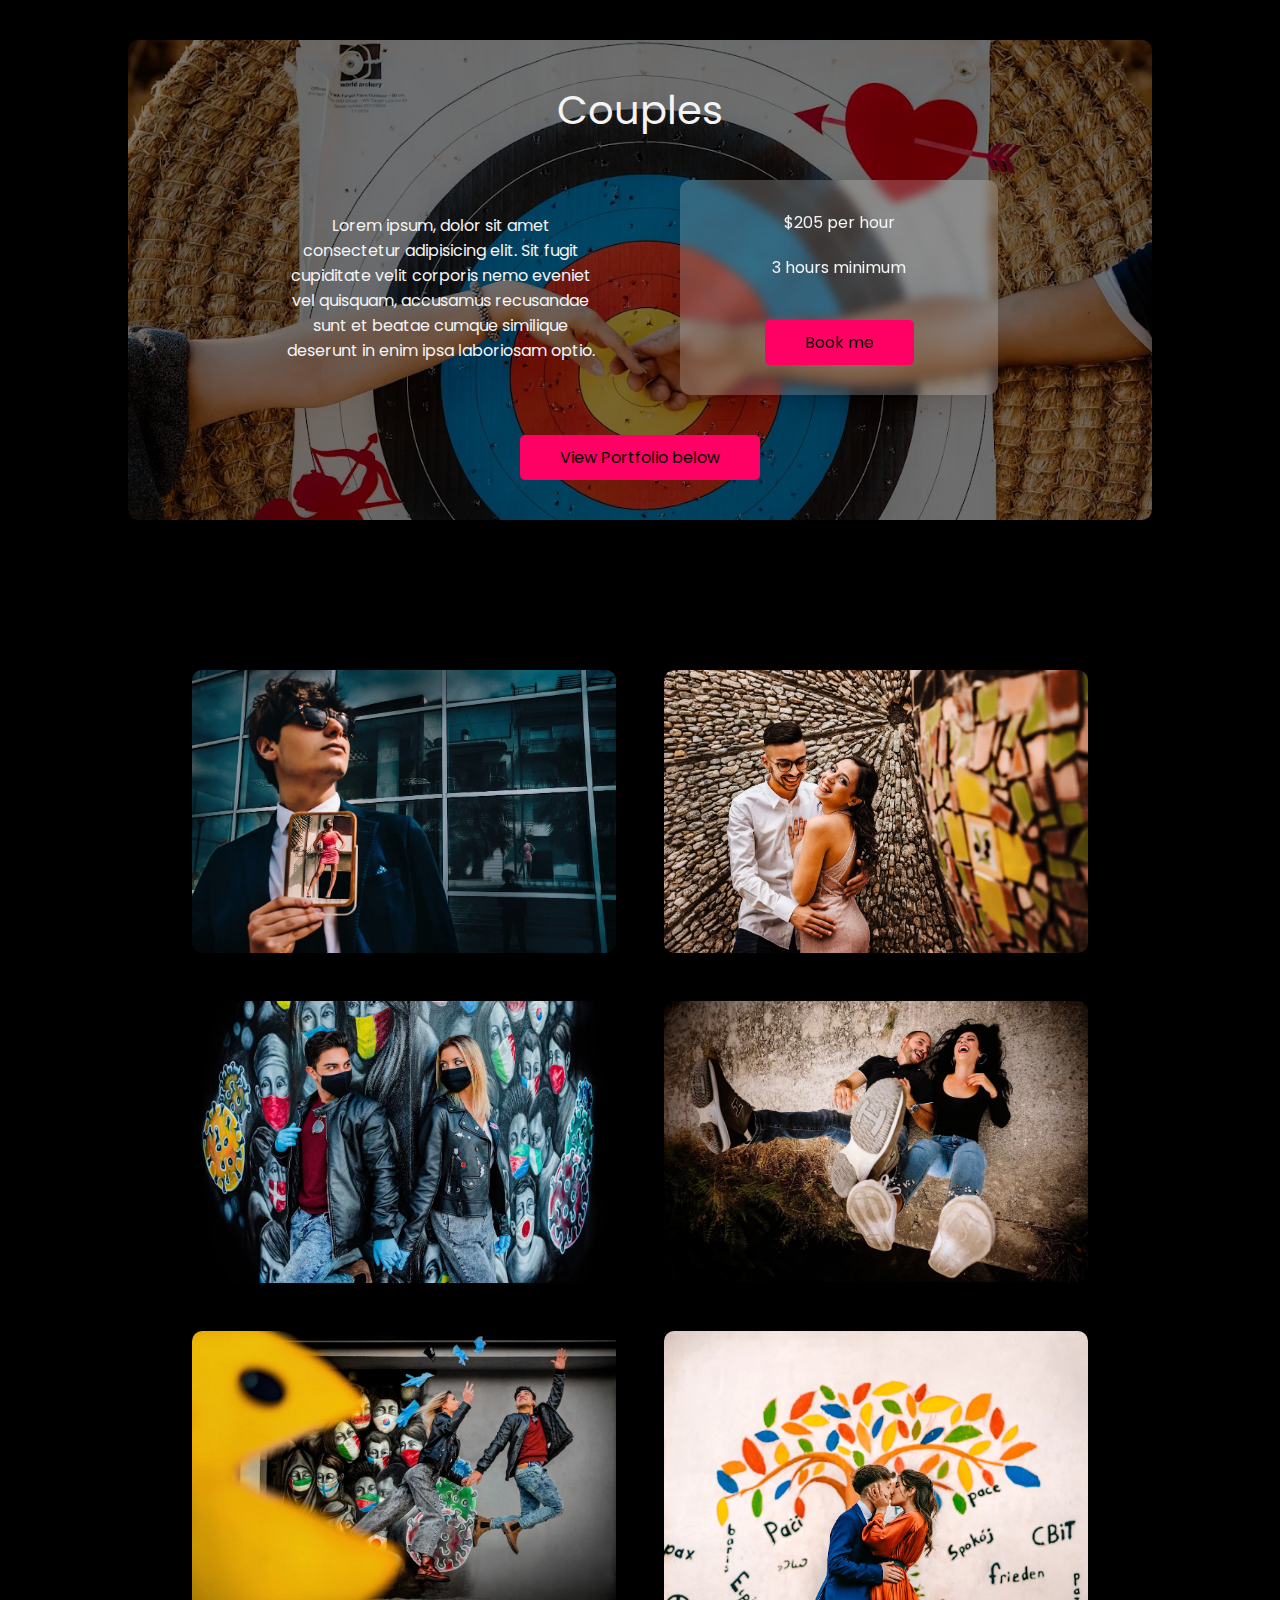
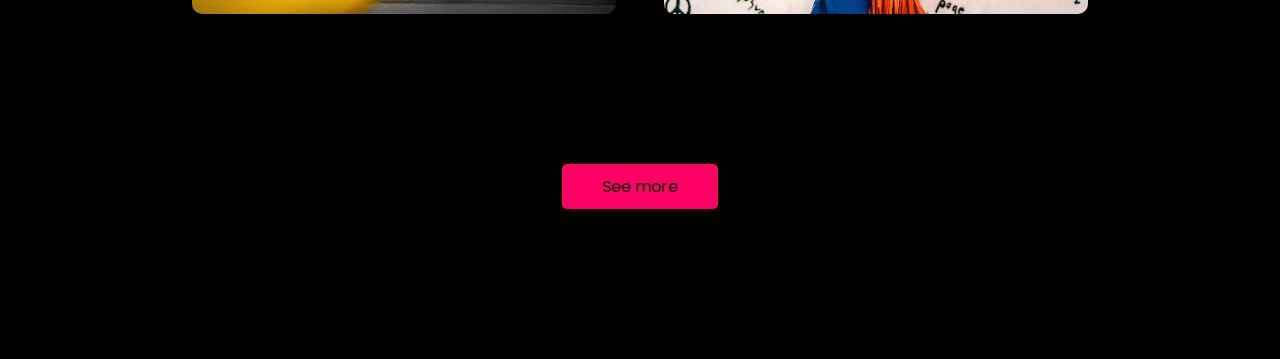
<file: couples.html>
<!DOCTYPE html>
<html lang="en">
<head>
    <meta charset="UTF-8">
    <meta http-equiv="X-UA-Compatible" content="IE=edge">
    <meta name="viewport" content="width=device-width, initial-scale=1.0">
    <link rel="stylesheet" href="couples.css">
    <title>Document</title>
</head>
<body>
    <div class="hero">
        <p>Couples</p>
        <div class="grid">
            <p>Lorem ipsum, dolor sit amet consectetur adipisicing elit. Sit fugit cupiditate velit corporis nemo eveniet vel quisquam, accusamus recusandae sunt et beatae cumque similique deserunt in enim ipsa laboriosam optio.</p>
            <div class="price">
                <p>$205 per hour </p>
                <p class="middle">3 hours minimum</p>
                <a href="">Book me</a>
            </div>
        </div>
        <a href="#portfolio">View Portfolio below</a>
    </div>

    <div class="portfolio" id="portfolio">
        <img src="./images/couples/couples2.webp" alt="">
        <img src="./images/couples/couples3.webp" alt="">
        <img src="./images/couples/couples4.webp" alt="">
        <img src="./images/couples/couples5.webp" alt="">
        <img src="./images/couples/couples1.webp" alt="">
        <img src="./images/couples.webp" alt="">

    </div>
    <div class="more">    
        <a  href="https://mywed.com/en/photographer/antoniogargano/?portfolio=engagement" target="blank">See more</a>
    </div>
</body>
</html>
</file>
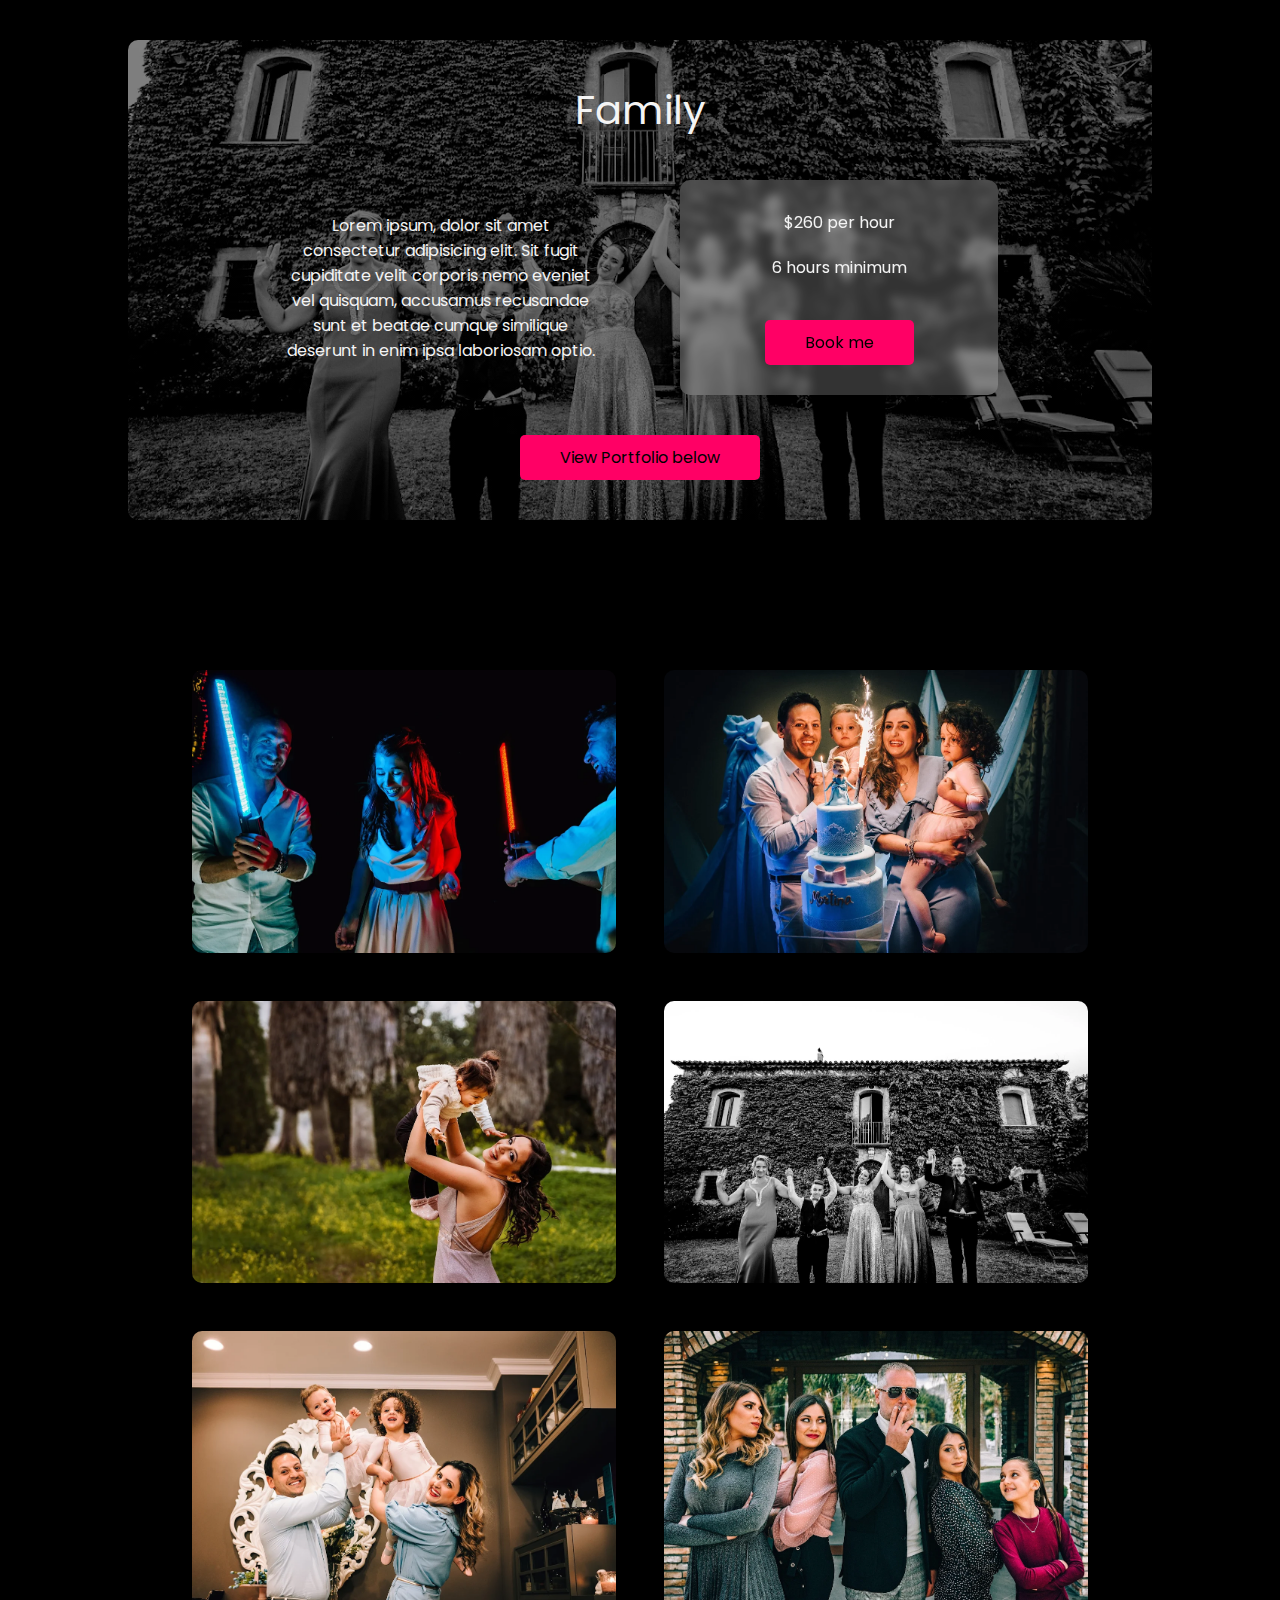
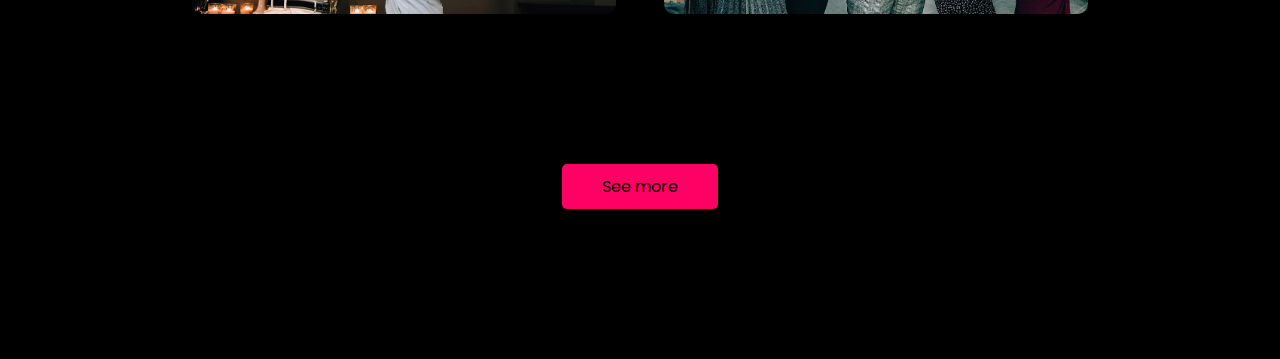
<file: family.html>
<!DOCTYPE html>
<html lang="en">
<head>
    <meta charset="UTF-8">
    <meta http-equiv="X-UA-Compatible" content="IE=edge">
    <meta name="viewport" content="width=device-width, initial-scale=1.0">
    <link rel="stylesheet" href="family.css">
    <title>Document</title>
</head>
<body>
    <div class="hero">
        <p>Family</p>
        <div class="grid">
            <p>Lorem ipsum, dolor sit amet consectetur adipisicing elit. Sit fugit cupiditate velit corporis nemo eveniet vel quisquam, accusamus recusandae sunt et beatae cumque similique deserunt in enim ipsa laboriosam optio.</p>
            <div class="price">
                <p>$260 per hour </p>
                <p class="middle">6 hours minimum</p>
                <a href="">Book me</a>
            </div>
        </div>
        <a href="#portfolio">View Portfolio below</a>
    </div>

    <div class="portfolio" id="portfolio">
        <img src="./images/family/family2.webp" alt="">
        <img src="./images/family/family3.webp" alt="">
        <img src="./images/family/family4.webp" alt="">
        <img src="./images/family/family1.webp" alt="">
        <img src="./images/family/family5.webp" alt="">
        <img src="./images/family.webp" alt="">

    </div>
    <div class="more">    
        <a  href="https://mywed.com/en/photographer/antoniogargano/?portfolio=family" target="blank">See more</a>
    </div>
</body>
</html>
</file>
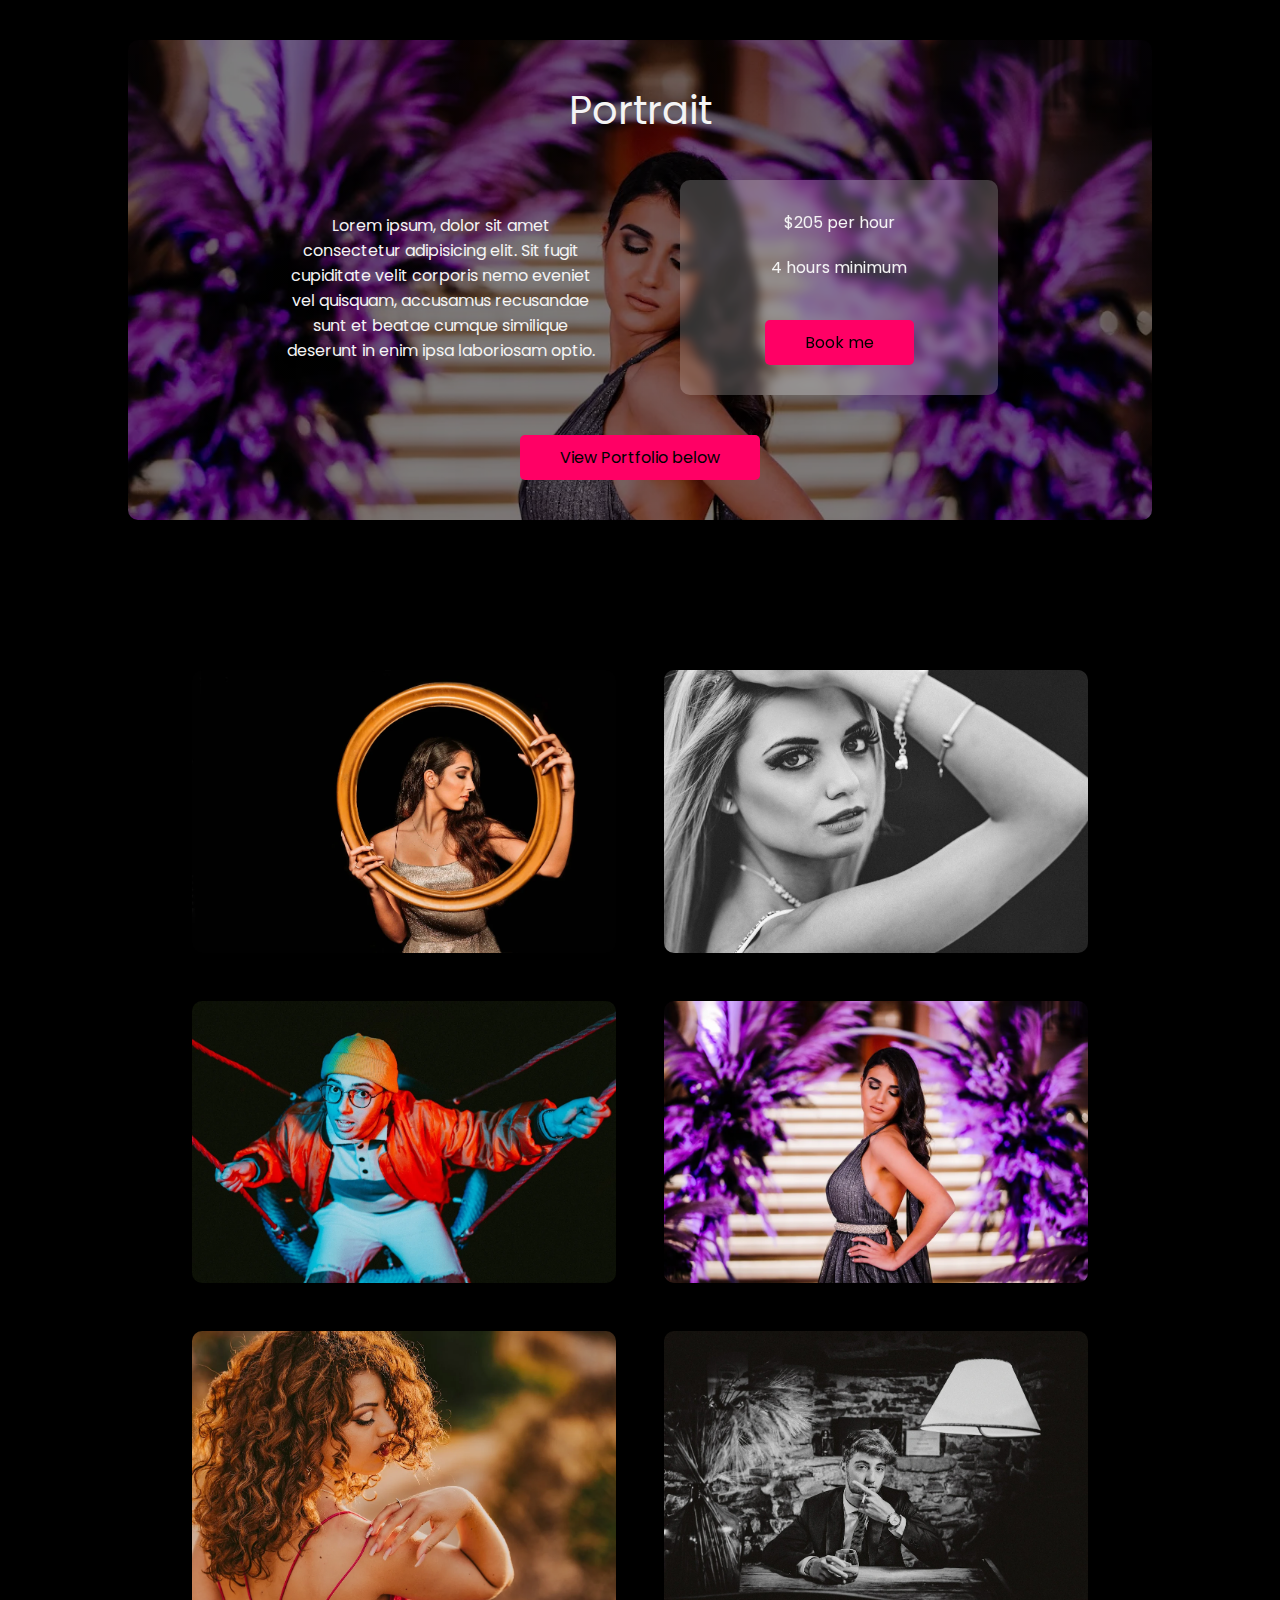
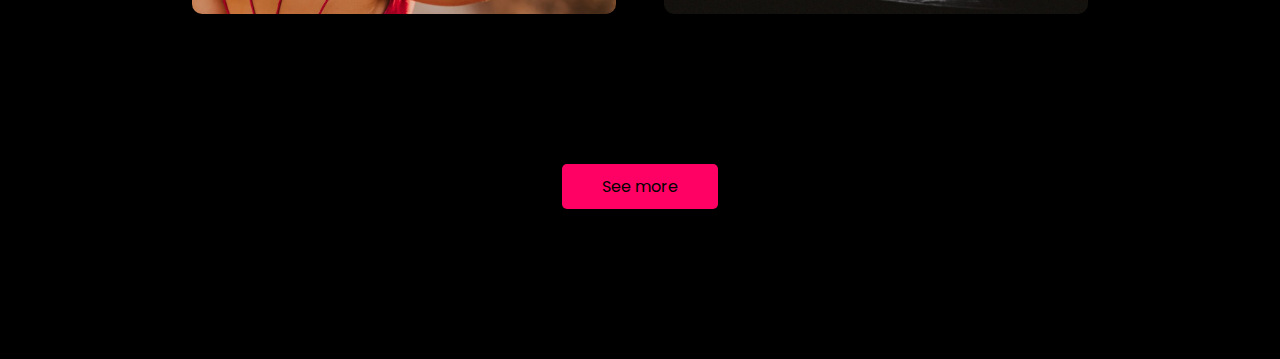
<file: portrait.html>
<!DOCTYPE html>
<html lang="en">
<head>
    <meta charset="UTF-8">
    <meta http-equiv="X-UA-Compatible" content="IE=edge">
    <meta name="viewport" content="width=device-width, initial-scale=1.0">
    <link rel="stylesheet" href="portrait.css">
    <title>Document</title>
</head>
<body>
    <div class="hero">
        <p>Portrait</p>
        <div class="grid">
            <p>Lorem ipsum, dolor sit amet consectetur adipisicing elit. Sit fugit cupiditate velit corporis nemo eveniet vel quisquam, accusamus recusandae sunt et beatae cumque similique deserunt in enim ipsa laboriosam optio.</p>
            <div class="price">
                <p>$205 per hour </p>
                <p class="middle">4 hours minimum</p>
                <a href="">Book me</a>
            </div>
        </div>
        <a href="#portfolio">View Portfolio below</a>
    </div>

    <div class="portfolio" id="portfolio">
        <img src="./images/carousels/carousel7.webp" alt="">
        <img src="./images/portrait/portrait2.webp" alt="">
        <img src="./images/carousels/carousel8.webp" alt="">
        <img src="./images/portrait/portrait3.webp" alt="">
        <img src="./images/carousels/carousel3.webp" alt="">
        <img src="./images/carousels/carousel5.webp" alt="">

    </div>
    <div class="more">    
        <a  href="https://mywed.com/en/photographer/antoniogargano/?portfolio=portrait" target="blank">See more</a>
    </div>
</body>
</html>
</file>
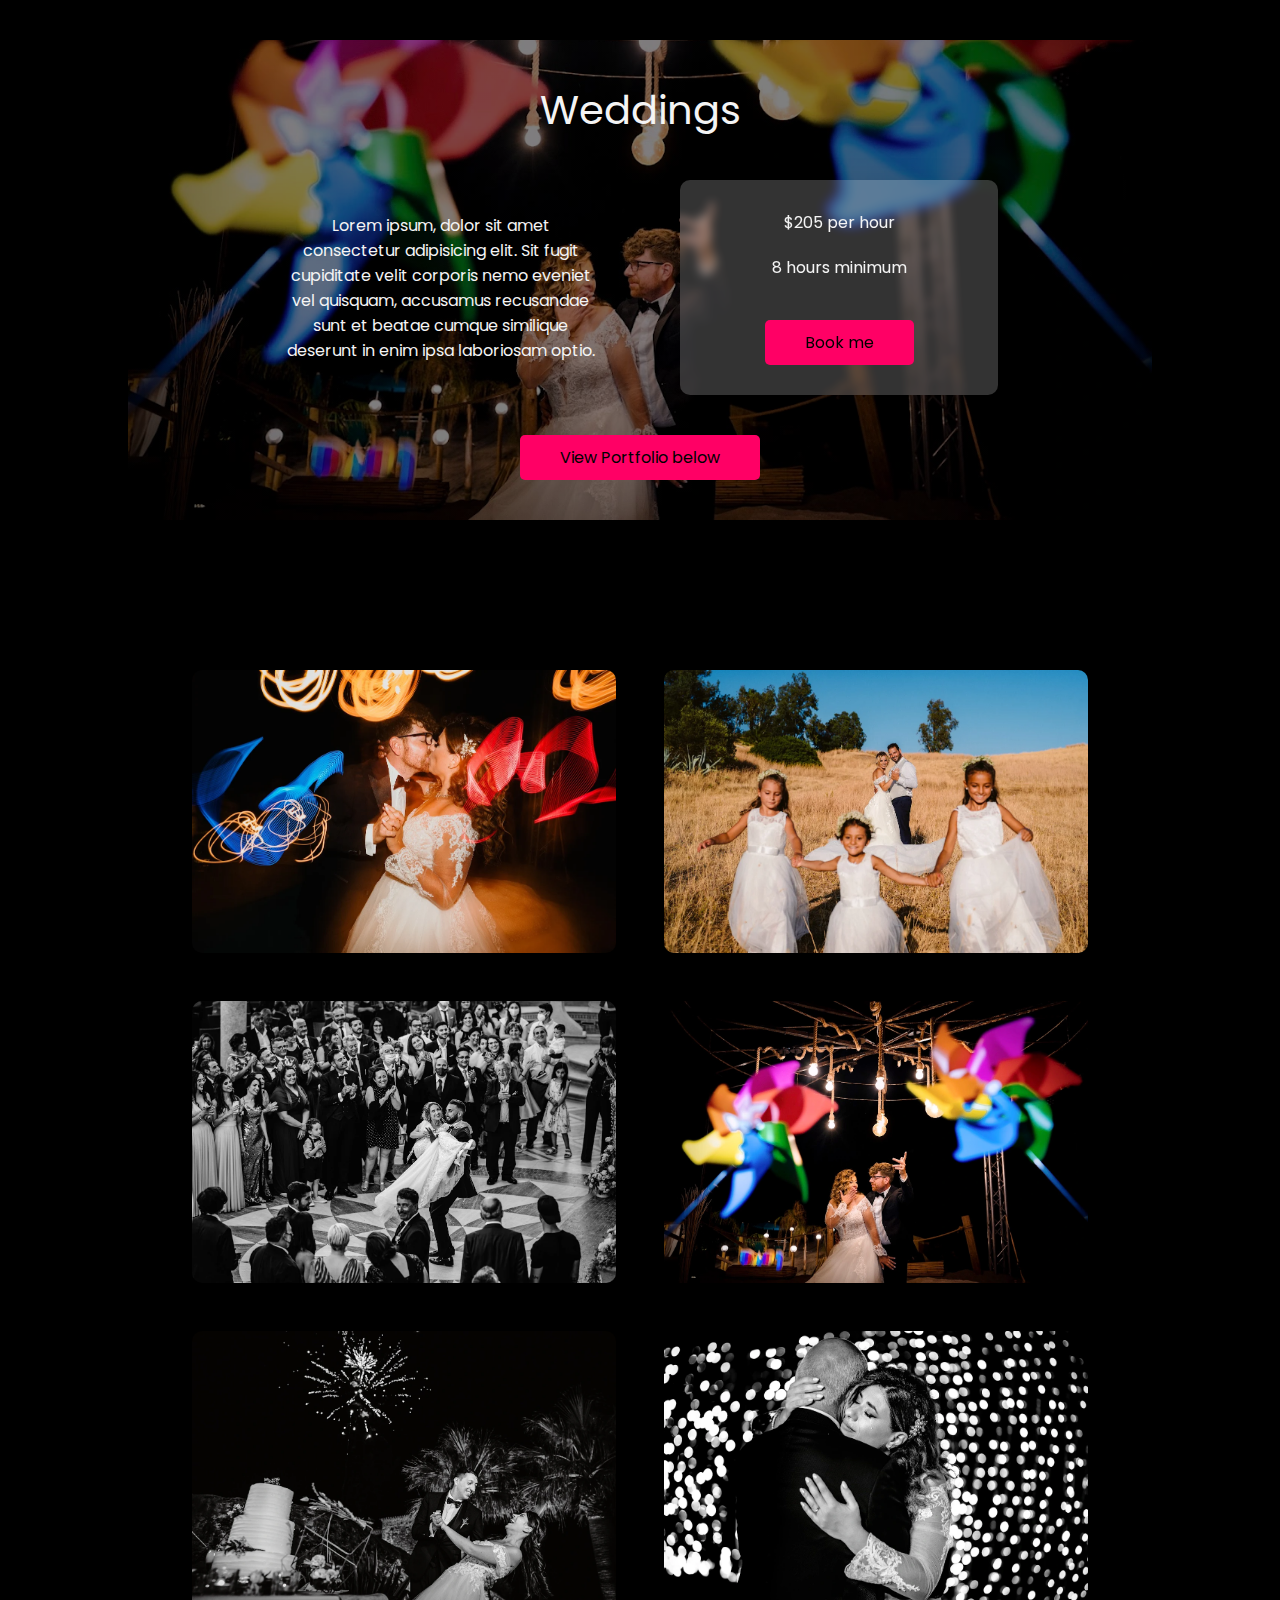
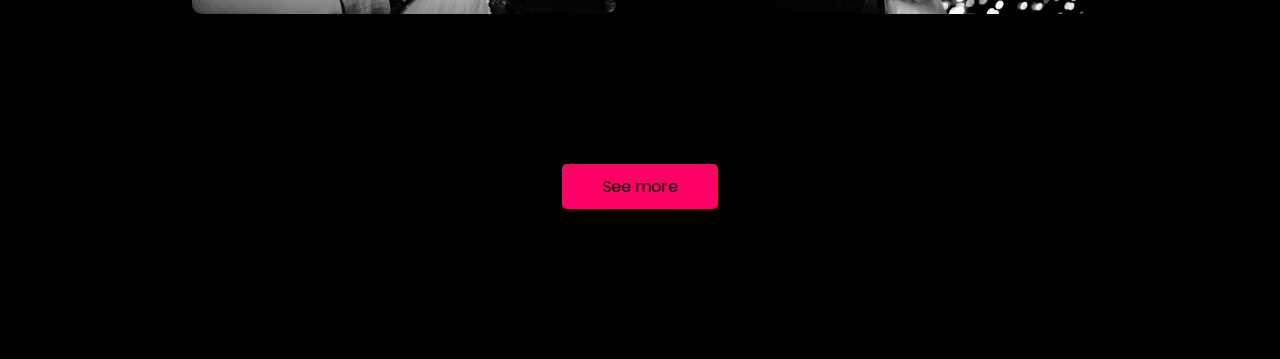
<file: weddings.html>
<!DOCTYPE html>
<html lang="en">
<head>
    <meta charset="UTF-8">
    <meta http-equiv="X-UA-Compatible" content="IE=edge">
    <meta name="viewport" content="width=device-width, initial-scale=1.0">
    <link rel="stylesheet" href="weddings.css">
    <title>Document</title>
</head>
<body>
    <div class="hero">
        <p>Weddings</p>
        <div class="grid">
            <p>Lorem ipsum, dolor sit amet consectetur adipisicing elit. Sit fugit cupiditate velit corporis nemo eveniet vel quisquam, accusamus recusandae sunt et beatae cumque similique deserunt in enim ipsa laboriosam optio.</p>
            <div class="price">
                <p>$205 per hour </p>
                <p class="middle">8 hours minimum</p>
                <a href="">Book me</a>
            </div>
        </div>
        <a href="#portfolio">View Portfolio below</a>
    </div>

    <div class="portfolio" id="portfolio">
        <img src="./images/weddings/wedding4.webp" alt="">
        <img src="./images/weddings/wedding3.webp" alt="">
        <img src="./images/weddings/wedding2.webp" alt="">
        <img src="./images/weddings/wedding1.webp" alt="">
        <img src="./images/carousels/carousel1.webp" alt="">
        <img src="./images/carousels/carousel10.webp" alt="">

    </div>
    <div class="more">    
        <a  href="https://mywed.com/en/photographer/antoniogargano/?portfolio=wedding" target="blank">See more</a>
    </div>
</body>
</html>
</file>
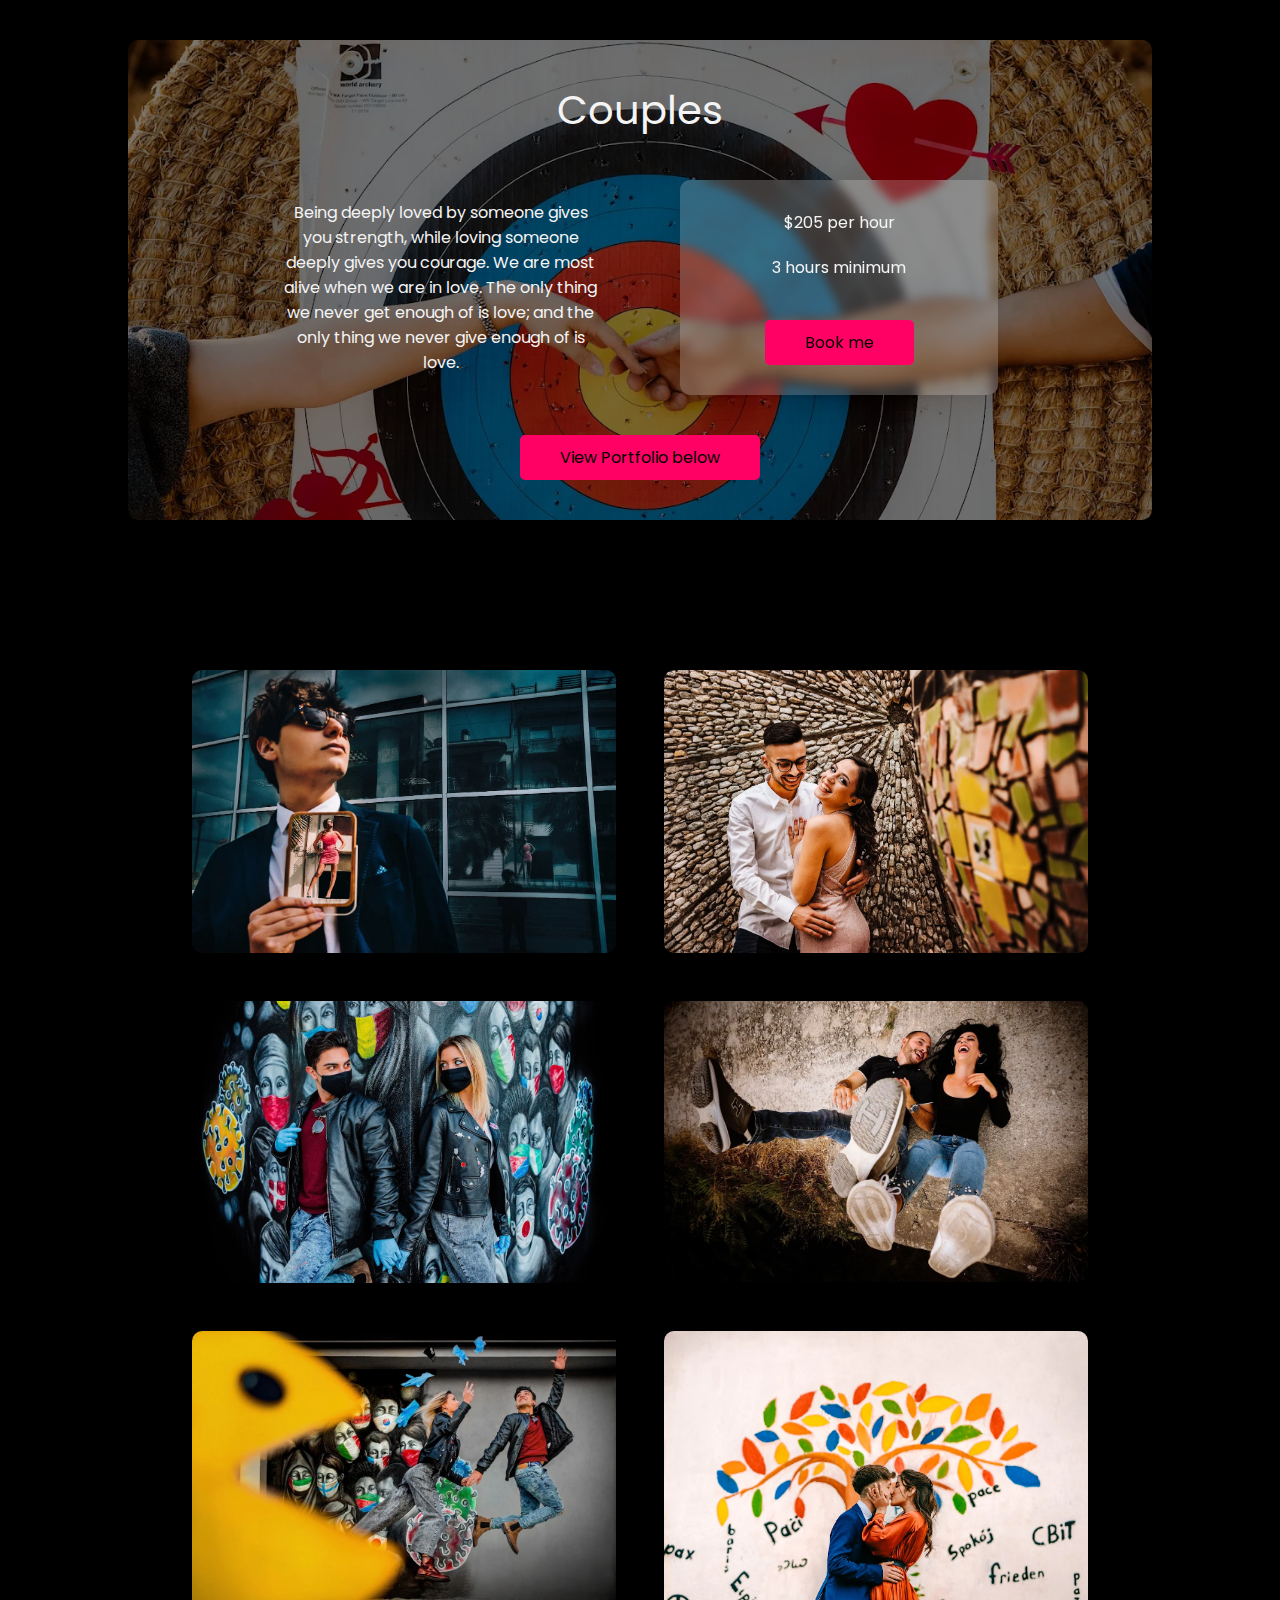
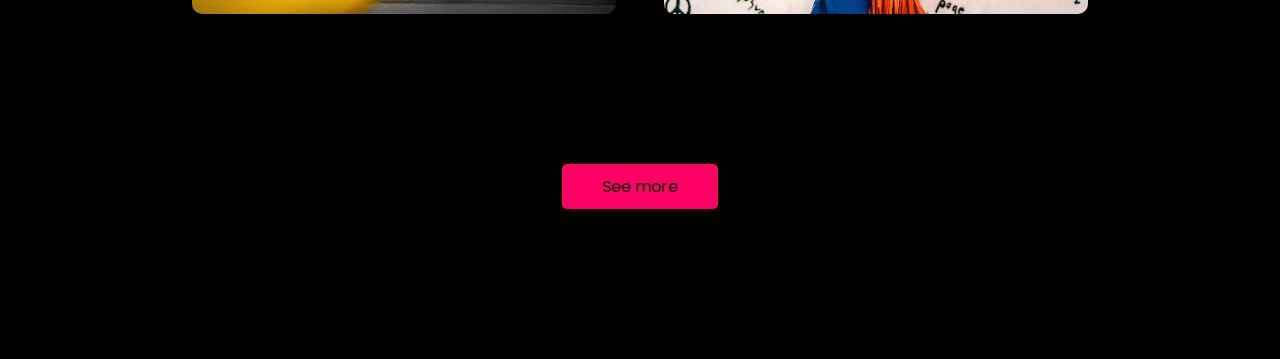
<file: html/couples.html>
<!DOCTYPE html>
<html lang="en">
<head>
    <meta charset="UTF-8">
    <meta http-equiv="X-UA-Compatible" content="IE=edge">
    <meta name="viewport" content="width=device-width, initial-scale=1.0">
    <link rel="stylesheet" href="../styles/couples.css">
    <title>Document</title>
</head>
<body>
    <div class="hero">
        <p>Couples</p>
        <div class="grid">
            <p>
                Being deeply loved by someone gives you strength, while loving someone deeply gives you courage.
                We are most alive when we are in love.
                The only thing we never get enough of is love; and the only thing we never give enough of is love.
                </p>

            <div class="price">
                <p>$205 per hour </p>
                <p class="middle">3 hours minimum</p>
                <a href="https://wa.me/393270819065?text=Hi%20Antonio%20I%20want%20to%20book%20you%20for%20a%20couples%20shoot">Book me</a>
            </div>
        </div>
        <a href="#portfolio">View Portfolio below</a>
    </div>

    <div class="portfolio" id="portfolio">
        <img src="../images/couples/couples2.webp" alt="">
        <img src="../images/couples/couples3.webp" alt="">
        <img src="../images/couples/couples4.webp" alt="">
        <img src="../images/couples/couples5.webp" alt="">
        <img src="../images/couples/couples1.webp" alt="">
        <img src="../images/couples.webp" alt="">

    </div>
    <div class="more">    
        <a  href="https://mywed.com/en/photographer/antoniogargano/?portfolio=engagement" target="blank">See more</a>
    </div>
</body>
</html>
</file>
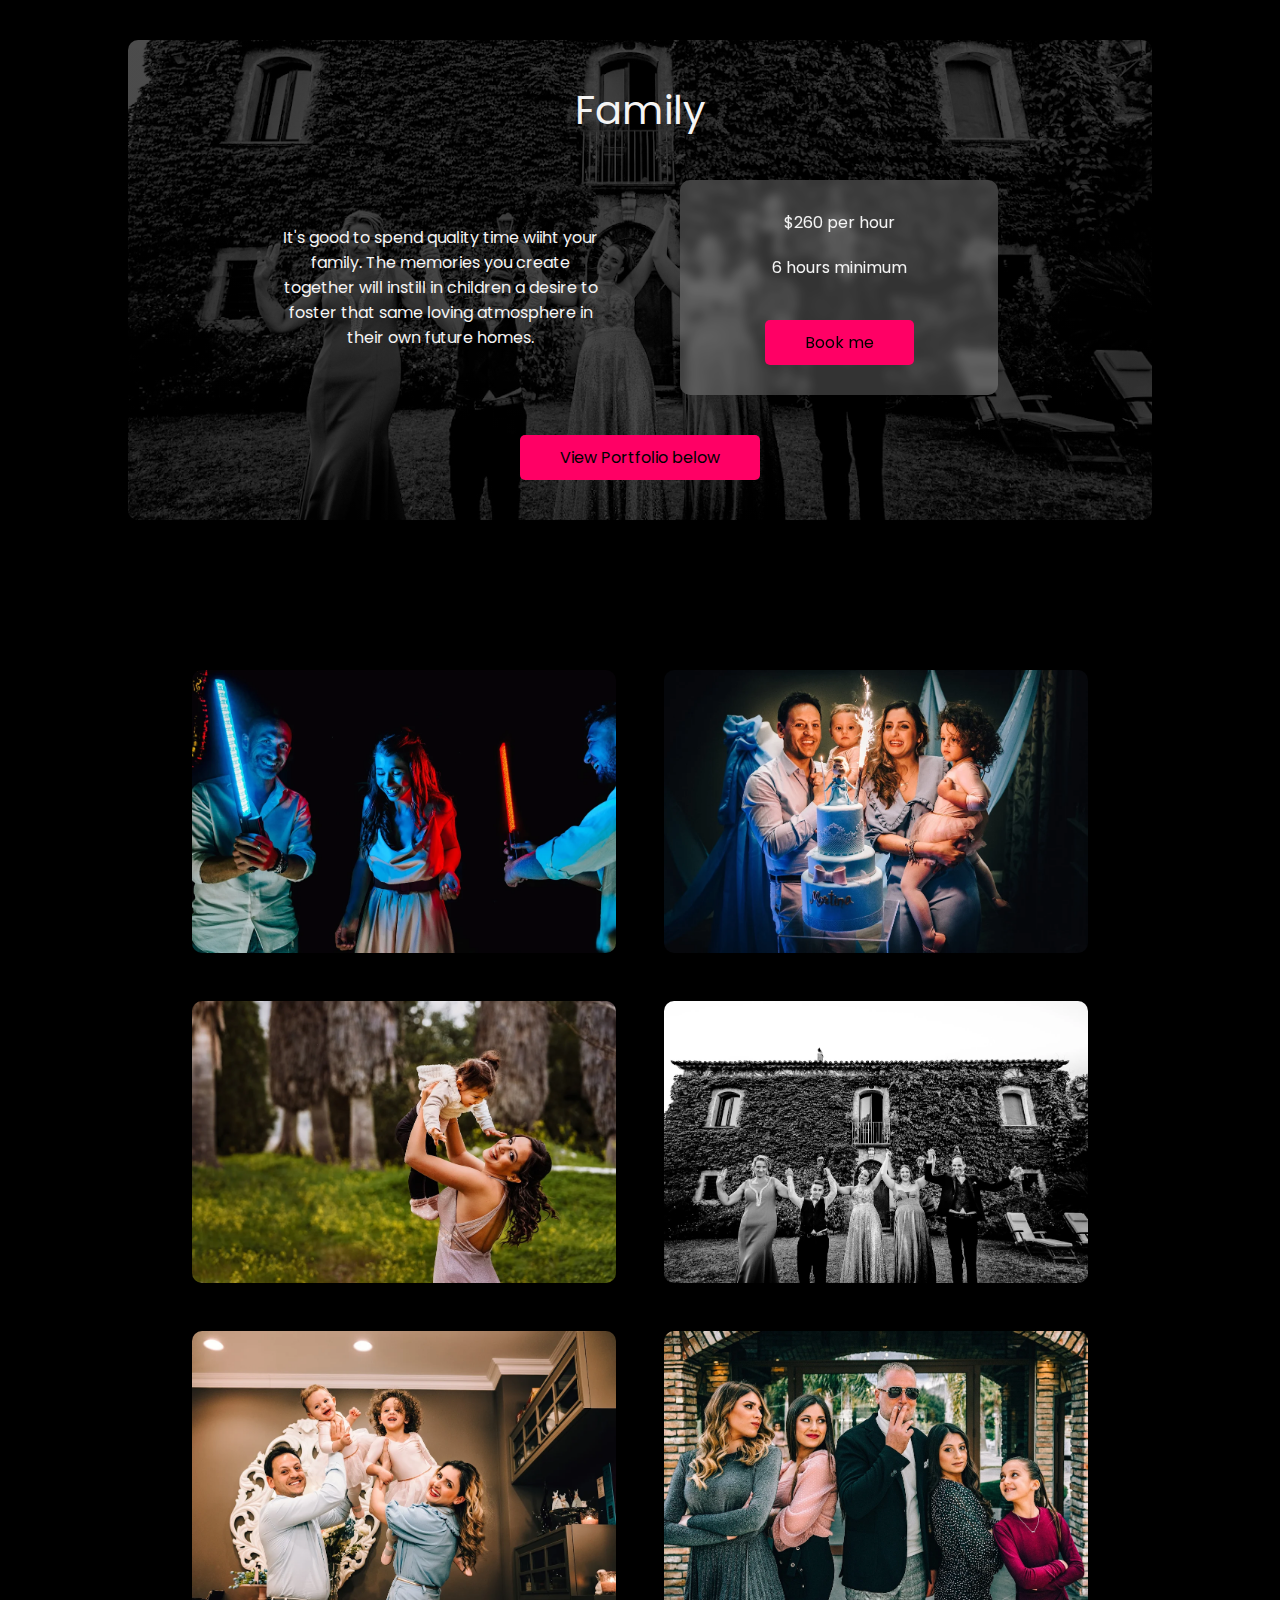
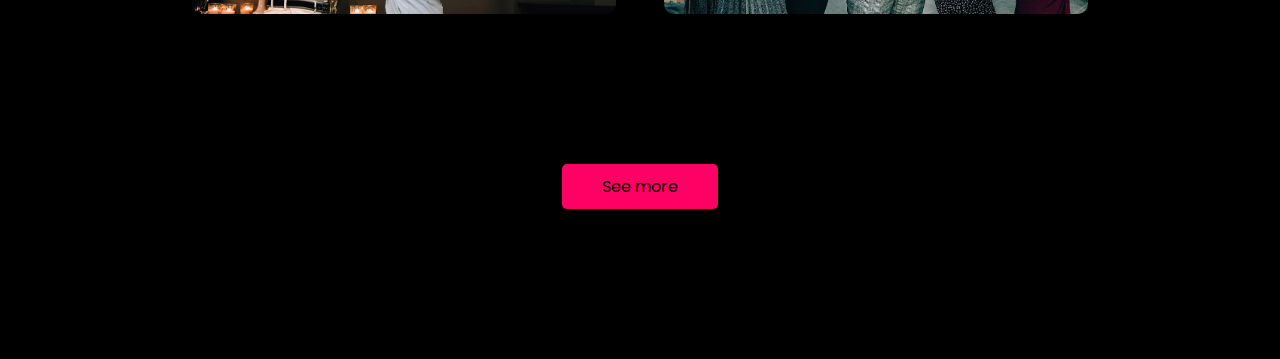
<file: html/family.html>
<!DOCTYPE html>
<html lang="en">
<head>
    <meta charset="UTF-8">
    <meta http-equiv="X-UA-Compatible" content="IE=edge">
    <meta name="viewport" content="width=device-width, initial-scale=1.0">
    <link rel="stylesheet" href="../styles/family.css">
    <title>Document</title>
</head>
<body>
    <div class="hero">
        <p>Family</p>
        <div class="grid">
            <p>
                It's good to spend quality time wiiht your family. The memories you create together will instill in children a desire to foster that same loving atmosphere in their own future homes.            </p>
            <div class="price">
                <p>$260 per hour </p>
                <p class="middle">6 hours minimum</p>
                <a href="https://wa.me/393270819065?text=Hi%20Antonio%20I%20want%20to%20book%20you%20for%20a%20family%20shoot">Book me</a>
            </div>
        </div>
        <a href="#portfolio">View Portfolio below</a>
    </div>

    <div class="portfolio" id="portfolio">
        <img src="../images/family/family2.webp" alt="">
        <img src="../images/family/family3.webp" alt="">
        <img src="../images/family/family4.webp" alt="">
        <img src="../images/family/family1.webp" alt="">
        <img src="../images/family/family5.webp" alt="">
        <img src="../images/family.webp" alt="">

    </div>
    <div class="more">    
        <a  href="https://mywed.com/en/photographer/antoniogargano/?portfolio=family" target="blank">See more</a>
    </div>
</body>
</html>
</file>
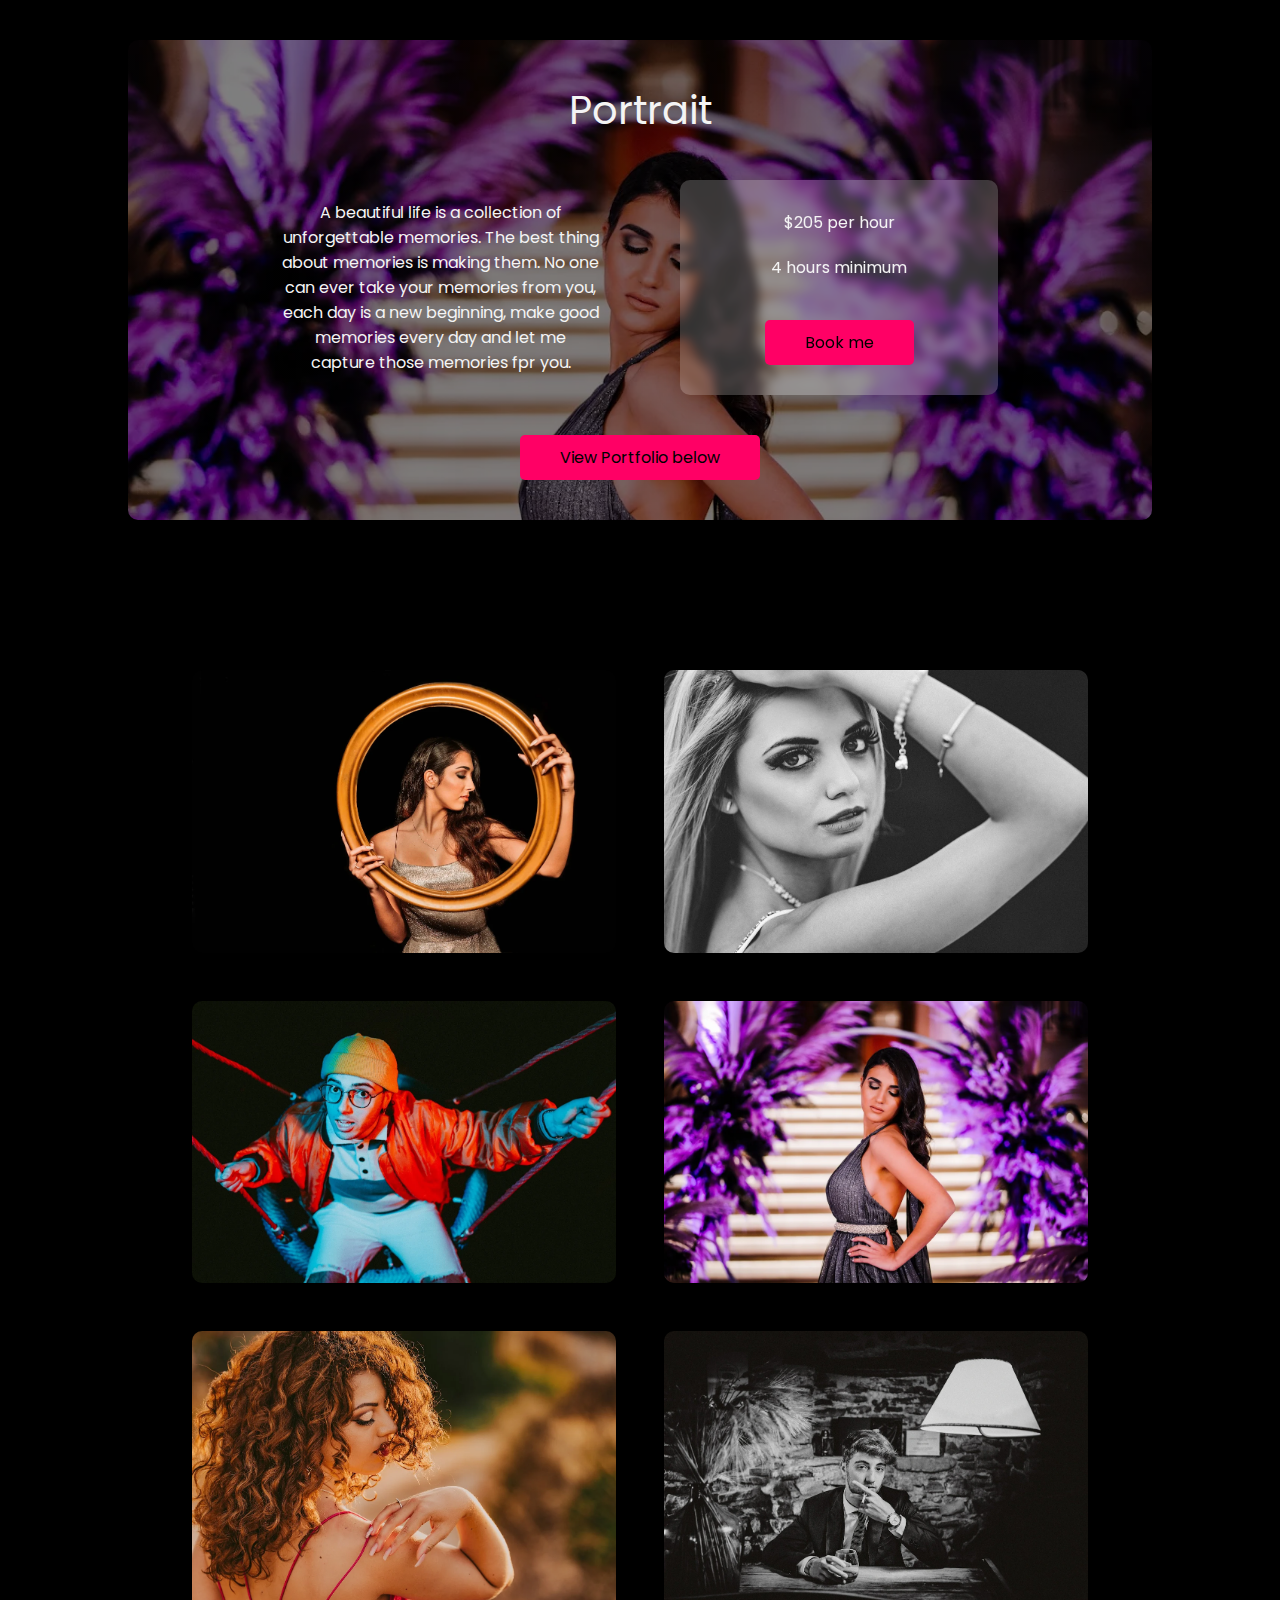
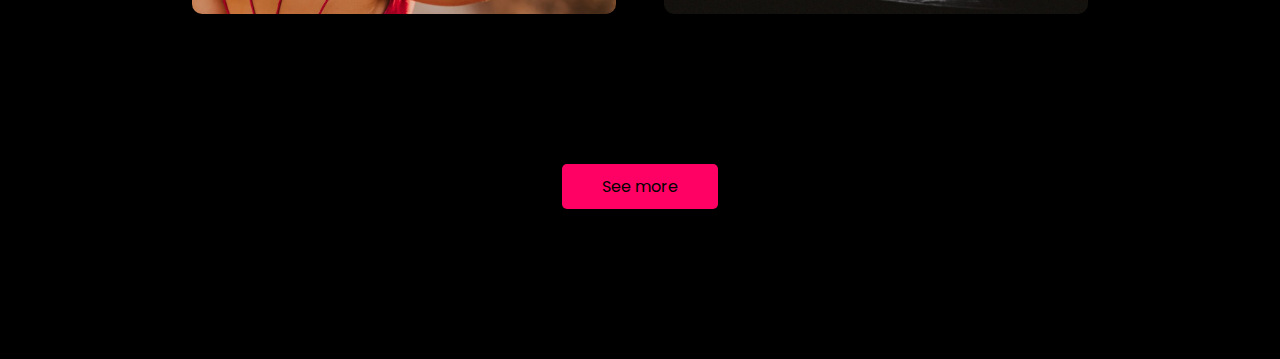
<file: html/portrait.html>
<!DOCTYPE html>
<html lang="en">
<head>
    <meta charset="UTF-8">
    <meta http-equiv="X-UA-Compatible" content="IE=edge">
    <meta name="viewport" content="width=device-width, initial-scale=1.0">
    <link rel="stylesheet" href="../styles/portrait.css">
    <title>Document</title>
</head>
<body>
    <div class="hero">
        <p>Portrait</p>
        <div class="grid">
            <p>
                A beautiful life is a collection of unforgettable memories.
                The best thing about memories is making them.
                No one can ever take your memories from you,
                 each day is a new beginning, make good memories every day and let me capture those memories fpr you.
            </p>
            <div class="price">
                <p>$205 per hour </p>
                <p class="middle">4 hours minimum</p>
                <a href="https://wa.me/393270819065?text=Hi%20Antonio%20I%20want%20to%20book%20you%20for%20a%20portrait%20shoot">Book me</a>
            </div>
        </div>
        <a href="#portfolio">View Portfolio below</a>
    </div>

    <div class="portfolio" id="portfolio">
        <img src="../images/carousels/carousel7.webp" alt="">
        <img src="../images/portrait/portrait2.webp" alt="">
        <img src="../images/carousels/carousel8.webp" alt="">
        <img src="../images/portrait/portrait3.webp" alt="">
        <img src="../images/carousels/carousel3.webp" alt="">
        <img src="../images/carousels/carousel5.webp" alt="">

    </div>
    <div class="more">    
        <a  href="https://mywed.com/en/photographer/antoniogargano/?portfolio=portrait" target="blank">See more</a>
    </div>
</body>
</html>
</file>
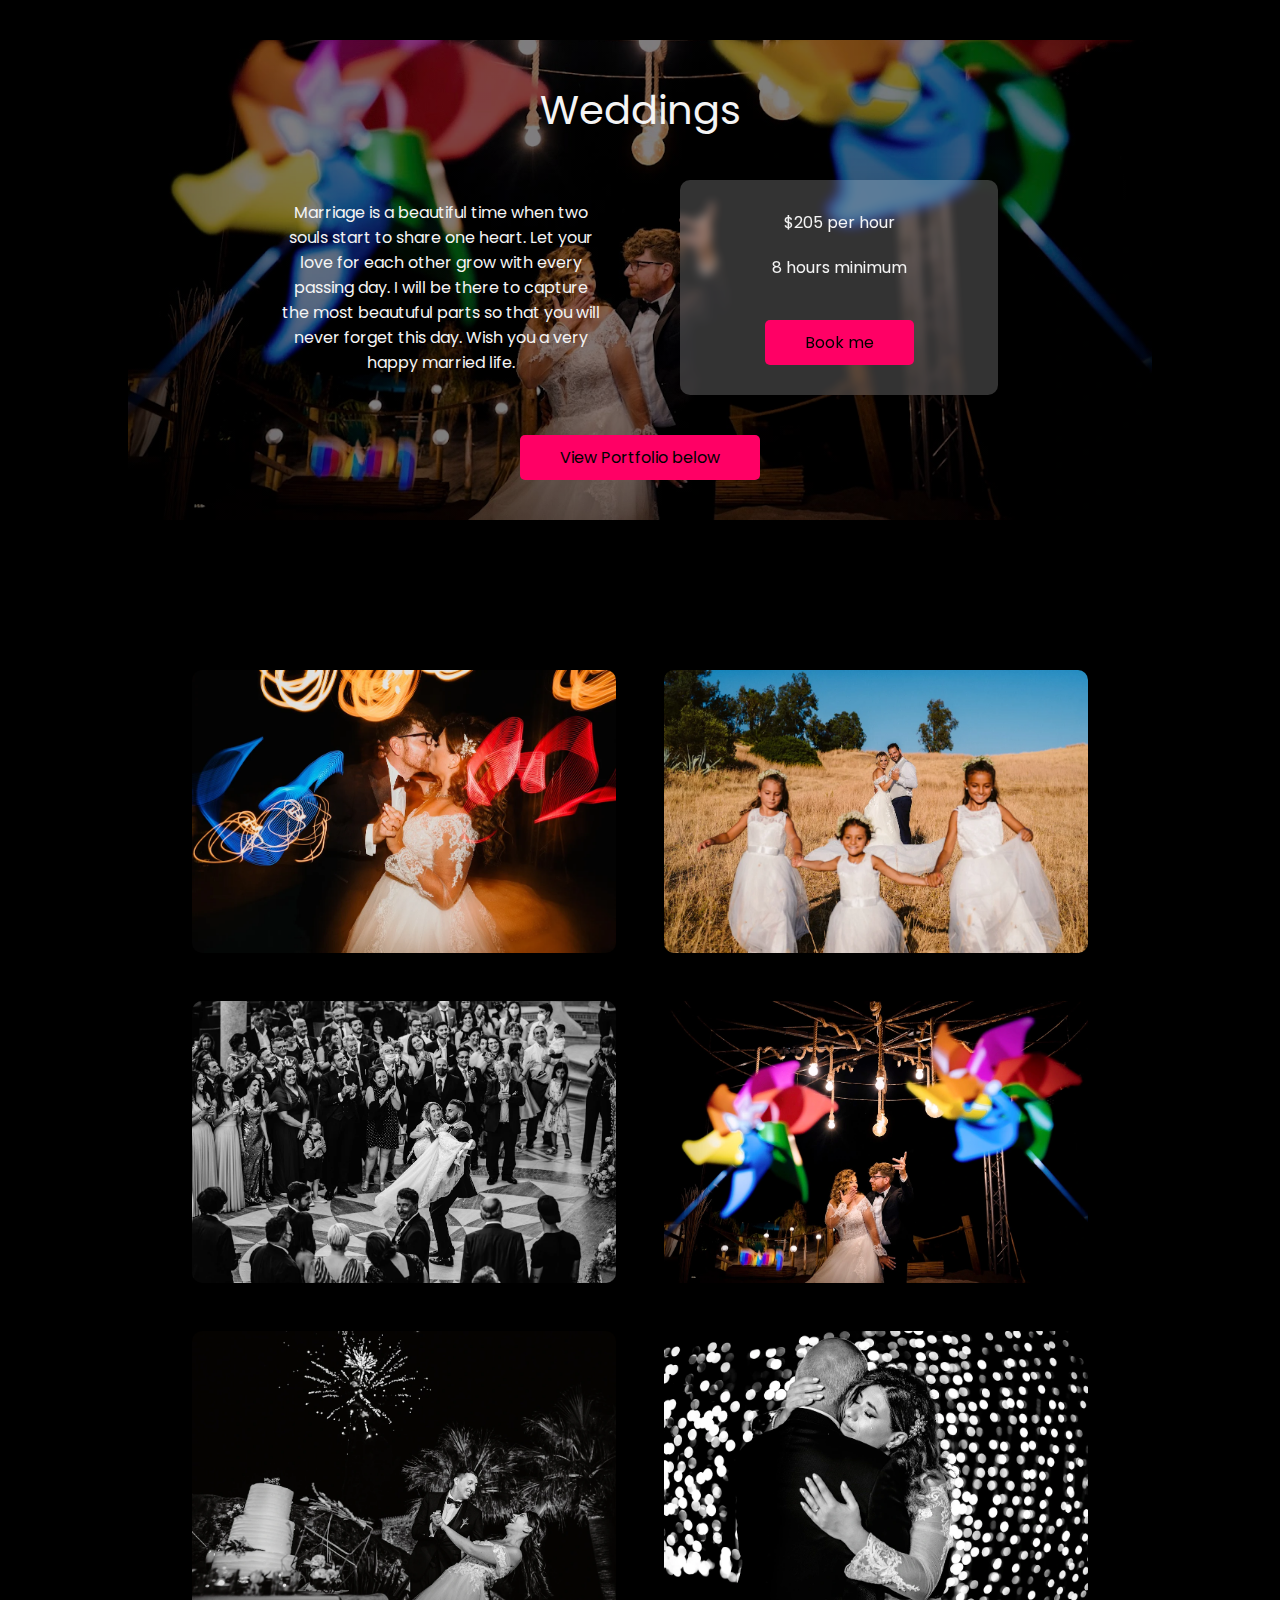
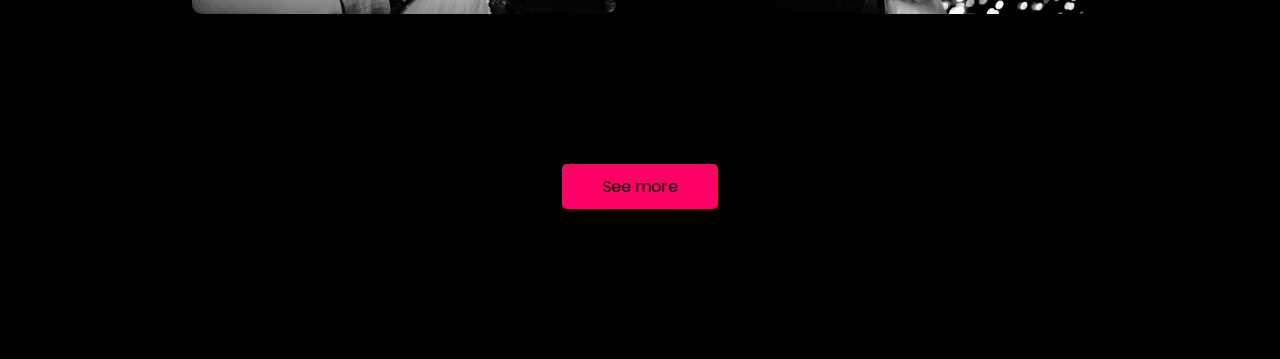
<file: html/weddings.html>
<!DOCTYPE html>
<html lang="en">
<head>
    <meta charset="UTF-8">
    <meta http-equiv="X-UA-Compatible" content="IE=edge">
    <meta name="viewport" content="width=device-width, initial-scale=1.0">
    <link rel="stylesheet" href="../styles/weddings.css">
    <title>Document</title>
</head>
<body>
    <div class="hero">
        <p>Weddings</p>
        <div class="grid">
            <p>Marriage is a beautiful time when two souls start to share one heart.
                Let your love for each other grow with every passing day.
                I will be there to capture the most beautuful parts so that you will never forget this day.
                Wish you a very happy married life.</p>
            <div class="price">
                <p>$205 per hour </p>
                <p class="middle">8 hours minimum</p>
                <a href="https://wa.me/393270819065?text=Hi%20Antonio%20I%20want%20to%20book%20you%20for%20a%20wedding%20shoot">Book me</a>
            </div>
        </div>
        <a href="#portfolio">View Portfolio below</a>
    </div>

    <div class="portfolio" id="portfolio">
        <img src="../images/weddings/wedding4.webp" alt="">
        <img src="../images/weddings/wedding3.webp" alt="">
        <img src="../images/weddings/wedding2.webp" alt="">
        <img src="../images/weddings/wedding1.webp" alt="">
        <img src="../images/carousels/carousel1.webp" alt="">
        <img src="../images/carousels/carousel10.webp" alt="">

    </div>
    <div class="more">    
        <a  href="https://mywed.com/en/photographer/antoniogargano/?portfolio=wedding" target="blank">See more</a>
    </div>
</body>
</html>
</file>
<file: couples.css>
@import url('https://fonts.googleapis.com/css2?family=Poppins&display=swap');
:root{
    --background:#000000;
    --color-header:#f4f4f4;
    --color-text:#c3c3c3;
    --standout-color:#ff0065;
    --dark:#080808;
}
*{
    margin: 0;
    padding: 0;
    box-sizing: border-box;
    font-family: 'Poppins', sans-serif;
    color: var(--color-text);
    scroll-behavior: smooth;
}
body{
    background:var(--background);
}
.hero{
    background: linear-gradient(rgba(0,0,0,0.5),rgba(0,0,0,0.5)), url("./images/couples/couples-banner.webp");
    background-position: top;
    background-size: cover;
    width: 80%;
    margin: 40px auto;
    border-radius: 10px;
    text-align: center;
}
.hero p{
    color: var(--color-header);

}
.hero a{
    background-color: var(--standout-color);
    padding: 10px 40px;
    text-decoration: none;
    color: var(--background);
    border-radius: 5px;
    display: inline-block;
}
.hero >a{
    margin-bottom: 40px;

}
.hero a:hover{
    background-color: var(--color-header);
    color: var(--standout-color);
}
.hero >p{
    font-size: 40px;
    padding: 40px 0;
}
.hero .grid{
    display: grid;
    grid-template-columns: repeat(2,1fr);
    grid-gap: 5rem;
    margin: auto;
    width: 70%;
    align-items: center;
    margin-bottom: 40px;

}
.hero .grid div{
    padding: 30px 0;
    border-radius: 10px;
    background: rgba(255, 255, 255, 0.2);
    box-shadow: 0 4px 30px rgba(0, 0, 0, 0.1);
    backdrop-filter: blur(5px);
    -webkit-backdrop-filter: blur(5px);
}
.middle{
    margin-top: 20px;
    margin-bottom: 40px;
}


.portfolio{
    margin: 150px auto 0 auto;
    width: 70%;
    display: grid;
    grid-template-columns: repeat(2,1fr);
    grid-gap: 3rem;
}
.portfolio img{
    width: 100%;
    border-radius: 10px;
}
.more{
    text-align: center;
    margin: 150px auto;
}
.more a{
    background-color: var(--standout-color);
    padding: 10px 40px;
    text-decoration: none;
    color: var(--background);
    border-radius: 5px;
    display: inline-block;

}
.more a:hover{
    background-color: var(--color-header);
    color: var(--standout-color);
}

/* media queries*/
@media screen and (max-width:951px) {
    .hero .grid{
        width: 90%;
    }
}

@media screen and (max-width:901px) {
.hero, .portfolio{
    width: 90%;
}
}
@media screen and (max-width:651px) {
    .hero .grid{
        grid-template-columns: 1fr;
        width: 70%;
    }
    .portfolio{
        grid-template-columns: 1fr; 
    }
}
@media screen and (max-width:501px) {
    .hero .grid{
        width: 90%;
    }
}
</file>
<file: family.css>
@import url('https://fonts.googleapis.com/css2?family=Poppins&display=swap');
:root{
    --background:#000000;
    --color-header:#f4f4f4;
    --color-text:#c3c3c3;
    --standout-color:#ff0065;
    --dark:#080808;
}
*{
    margin: 0;
    padding: 0;
    box-sizing: border-box;
    font-family: 'Poppins', sans-serif;
    color: var(--color-text);
    scroll-behavior: smooth;
}
body{
    background:var(--background);
}
.hero{
    background: linear-gradient(rgba(0,0,0,0.5),rgba(0,0,0,0.5)), url("./images/family/family1.webp");
    background-position: bottom;
    background-size: cover;
    width: 80%;
    margin: 40px auto;
    border-radius: 10px;
    text-align: center;
}
.hero p{
    color: var(--color-header);

}
.hero a{
    background-color: var(--standout-color);
    padding: 10px 40px;
    text-decoration: none;
    color: var(--background);
    border-radius: 5px;
    display: inline-block;
}
.hero >a{
    margin-bottom: 40px;

}
.hero a:hover{
    background-color: var(--color-header);
    color: var(--standout-color);
}
.hero >p{
    font-size: 40px;
    padding: 40px 0;
}
.hero .grid{
    display: grid;
    grid-template-columns: repeat(2,1fr);
    grid-gap: 5rem;
    margin: auto;
    width: 70%;
    align-items: center;
    margin-bottom: 40px;

}
.hero .grid div{
    padding: 30px 0;
    border-radius: 10px;
    background: rgba(255, 255, 255, 0.2);
    box-shadow: 0 4px 30px rgba(0, 0, 0, 0.1);
    backdrop-filter: blur(5px);
    -webkit-backdrop-filter: blur(5px);
}
.middle{
    margin-top: 20px;
    margin-bottom: 40px;
}


.portfolio{
    margin: 150px auto 0 auto;
    width: 70%;
    display: grid;
    grid-template-columns: repeat(2,1fr);
    grid-gap: 3rem;
}
.portfolio img{
    width: 100%;
    border-radius: 10px;
}
.more{
    text-align: center;
    margin: 150px auto;
}
.more a{
    background-color: var(--standout-color);
    padding: 10px 40px;
    text-decoration: none;
    color: var(--background);
    border-radius: 5px;
    display: inline-block;

}
.more a:hover{
    background-color: var(--color-header);
    color: var(--standout-color);
}

/* media queries*/
@media screen and (max-width:951px) {
    .hero .grid{
        width: 90%;
    }
}

@media screen and (max-width:901px) {
.hero, .portfolio{
    width: 90%;
}
}
@media screen and (max-width:651px) {
    .hero .grid{
        grid-template-columns: 1fr;
        width: 70%;
    }
    .portfolio{
        grid-template-columns: 1fr; 
    }
}
@media screen and (max-width:501px) {
    .hero .grid{
        width: 90%;
    }
}
</file>
<file: portrait.css>
@import url('https://fonts.googleapis.com/css2?family=Poppins&display=swap');
:root{
    --background:#000000;
    --color-header:#f4f4f4;
    --color-text:#c3c3c3;
    --standout-color:#ff0065;
    --dark:#080808;
}
*{
    margin: 0;
    padding: 0;
    box-sizing: border-box;
    font-family: 'Poppins', sans-serif;
    color: var(--color-text);
    scroll-behavior: smooth;
}
body{
    background:var(--background);
}
.hero{
    background: linear-gradient(rgba(0,0,0,0.5),rgba(0,0,0,0.5)), url("./images/portrait/portrait3.webp");
    background-position: top;
    background-size: cover;
    width: 80%;
    margin: 40px auto;
    border-radius: 10px;
    text-align: center;
}
.hero p{
    color: var(--color-header);

}
.hero a{
    background-color: var(--standout-color);
    padding: 10px 40px;
    text-decoration: none;
    color: var(--background);
    border-radius: 5px;
    display: inline-block;
}
.hero >a{
    margin-bottom: 40px;

}
.hero a:hover{
    background-color: var(--color-header);
    color: var(--standout-color);
}
.hero >p{
    font-size: 40px;
    padding: 40px 0;
}
.hero .grid{
    display: grid;
    grid-template-columns: repeat(2,1fr);
    grid-gap: 5rem;
    margin: auto;
    width: 70%;
    align-items: center;
    margin-bottom: 40px;

}
.hero .grid div{
    padding: 30px 0;
    border-radius: 10px;
    background: rgba(255, 255, 255, 0.2);
    box-shadow: 0 4px 30px rgba(0, 0, 0, 0.1);
    backdrop-filter: blur(5px);
    -webkit-backdrop-filter: blur(5px);
}
.middle{
    margin-top: 20px;
    margin-bottom: 40px;
}


.portfolio{
    margin: 150px auto 0 auto;
    width: 70%;
    display: grid;
    grid-template-columns: repeat(2,1fr);
    grid-gap: 3rem;
}
.portfolio img{
    width: 100%;
    border-radius: 10px;
}
.more{
    text-align: center;
    margin: 150px auto;
}
.more a{
    background-color: var(--standout-color);
    padding: 10px 40px;
    text-decoration: none;
    color: var(--background);
    border-radius: 5px;
    display: inline-block;

}
.more a:hover{
    background-color: var(--color-header);
    color: var(--standout-color);
}

/* media queries*/
@media screen and (max-width:951px) {
    .hero .grid{
        width: 90%;
    }
}

@media screen and (max-width:901px) {
.hero, .portfolio{
    width: 90%;
}
}
@media screen and (max-width:651px) {
    .hero .grid{
        grid-template-columns: 1fr;
        width: 70%;
    }
    .portfolio{
        grid-template-columns: 1fr; 
    }
}
@media screen and (max-width:501px) {
    .hero .grid{
        width: 90%;
    }
}
</file>
<file: weddings.css>
@import url('https://fonts.googleapis.com/css2?family=Poppins&display=swap');
:root{
    --background:#000000;
    --color-header:#f4f4f4;
    --color-text:#c3c3c3;
    --standout-color:#ff0065;
    --dark:#080808;
}
*{
    margin: 0;
    padding: 0;
    box-sizing: border-box;
    font-family: 'Poppins', sans-serif;
    color: var(--color-text);
    scroll-behavior: smooth;
}
body{
    background:var(--background);
}
.hero{
    background: linear-gradient(rgba(0,0,0,0.5),rgba(0,0,0,0.5)), url("./images/weddings/wedding1.webp");
    background-position: bottom;
    background-size: cover;
    width: 80%;
    margin: 40px auto;
    border-radius: 10px;
    text-align: center;
}
.hero p{
    color: var(--color-header);

}
.hero a{
    background-color: var(--standout-color);
    padding: 10px 40px;
    text-decoration: none;
    color: var(--background);
    border-radius: 5px;
    display: inline-block;
}
.hero >a{
    margin-bottom: 40px;

}
.hero a:hover{
    background-color: var(--color-header);
    color: var(--standout-color);
}
.hero >p{
    font-size: 40px;
    padding: 40px 0;
}
.hero .grid{
    display: grid;
    grid-template-columns: repeat(2,1fr);
    grid-gap: 5rem;
    margin: auto;
    width: 70%;
    align-items: center;
    margin-bottom: 40px;

}
.hero .grid div{
    padding: 30px 0;
    border-radius: 10px;
    background: rgba(255, 255, 255, 0.2);
    box-shadow: 0 4px 30px rgba(0, 0, 0, 0.1);
    backdrop-filter: blur(5px);
    -webkit-backdrop-filter: blur(5px);
}
.middle{
    margin-top: 20px;
    margin-bottom: 40px;
}


.portfolio{
    margin: 150px auto 0 auto;
    width: 70%;
    display: grid;
    grid-template-columns: repeat(2,1fr);
    grid-gap: 3rem;
}
.portfolio img{
    width: 100%;
    border-radius: 10px;
}
.more{
    text-align: center;
    margin: 150px auto;
}
.more a{
    background-color: var(--standout-color);
    padding: 10px 40px;
    text-decoration: none;
    color: var(--background);
    border-radius: 5px;
    display: inline-block;

}
.more a:hover{
    background-color: var(--color-header);
    color: var(--standout-color);
}

/* media queries*/
@media screen and (max-width:951px) {
    .hero .grid{
        width: 90%;
    }
}

@media screen and (max-width:901px) {
.hero, .portfolio{
    width: 90%;
}
}
@media screen and (max-width:651px) {
    .hero .grid{
        grid-template-columns: 1fr;
        width: 70%;
    }
    .portfolio{
        grid-template-columns: 1fr; 
    }
}
@media screen and (max-width:501px) {
    .hero .grid{
        width: 90%;
    }
}
</file>
<file: styles/couples.css>
@import url('https://fonts.googleapis.com/css2?family=Poppins&display=swap');
:root{
    --background:#000000;
    --color-header:#f4f4f4;
    --color-text:#c3c3c3;
    --standout-color:#ff0065;
    --dark:#080808;
}
*{
    margin: 0;
    padding: 0;
    box-sizing: border-box;
    font-family: 'Poppins', sans-serif;
    color: var(--color-text);
    scroll-behavior: smooth;
}
body{
    background:var(--background);
}
.hero{
    background: linear-gradient(rgba(0,0,0,0.5),rgba(0,0,0,0.5)), url("../images/couples/couples-banner.webp");
    background-position: top;
    background-size: cover;
    width: 80%;
    margin: 40px auto;
    border-radius: 10px;
    text-align: center;
}
.hero p{
    color: var(--color-header);

}
.hero a{
    background-color: var(--standout-color);
    padding: 10px 40px;
    text-decoration: none;
    color: var(--background);
    border-radius: 5px;
    display: inline-block;
}
.hero >a{
    margin-bottom: 40px;

}
.hero a:hover{
    background-color: var(--color-header);
    color: var(--standout-color);
}
.hero >p{
    font-size: 40px;
    padding: 40px 0;
}
.hero .grid{
    display: grid;
    grid-template-columns: repeat(2,1fr);
    grid-gap: 5rem;
    margin: auto;
    width: 70%;
    align-items: center;
    margin-bottom: 40px;

}
.hero .grid div{
    padding: 30px 0;
    border-radius: 10px;
    background: rgba(255, 255, 255, 0.2);
    box-shadow: 0 4px 30px rgba(0, 0, 0, 0.1);
    backdrop-filter: blur(5px);
    -webkit-backdrop-filter: blur(5px);
}
.middle{
    margin-top: 20px;
    margin-bottom: 40px;
}


.portfolio{
    margin: 150px auto 0 auto;
    width: 70%;
    display: grid;
    grid-template-columns: repeat(2,1fr);
    grid-gap: 3rem;
}
.portfolio img{
    width: 100%;
    border-radius: 10px;
}
.more{
    text-align: center;
    margin: 150px auto;
}
.more a{
    background-color: var(--standout-color);
    padding: 10px 40px;
    text-decoration: none;
    color: var(--background);
    border-radius: 5px;
    display: inline-block;

}
.more a:hover{
    background-color: var(--color-header);
    color: var(--standout-color);
}

/* media queries*/
@media screen and (max-width:951px) {
    .hero .grid{
        width: 90%;
    }
}

@media screen and (max-width:901px) {
.hero, .portfolio{
    width: 90%;
}
}
@media screen and (max-width:651px) {
    .hero .grid{
        grid-template-columns: 1fr;
        width: 70%;
    }
    .portfolio{
        grid-template-columns: 1fr; 
    }
}
@media screen and (max-width:501px) {
    .hero .grid{
        width: 90%;
    }
}
</file>
<file: styles/family.css>
@import url('https://fonts.googleapis.com/css2?family=Poppins&display=swap');
:root{
    --background:#000000;
    --color-header:#f4f4f4;
    --color-text:#c3c3c3;
    --standout-color:#ff0065;
    --dark:#080808;
}
*{
    margin: 0;
    padding: 0;
    box-sizing: border-box;
    font-family: 'Poppins', sans-serif;
    color: var(--color-text);
    scroll-behavior: smooth;
}
body{
    background:var(--background);
}
.hero{
    background: linear-gradient(rgba(0,0,0,0.7),rgba(0,0,0,0.7)), url("../images/family/family1.webp");
    background-position: bottom;
    background-size: cover;
    width: 80%;
    margin: 40px auto;
    border-radius: 10px;
    text-align: center;
}
.hero p{
    color: var(--color-header);

}
.hero a{
    background-color: var(--standout-color);
    padding: 10px 40px;
    text-decoration: none;
    color: var(--background);
    border-radius: 5px;
    display: inline-block;
}
.hero >a{
    margin-bottom: 40px;

}
.hero a:hover{
    background-color: var(--color-header);
    color: var(--standout-color);
}
.hero >p{
    font-size: 40px;
    padding: 40px 0;
}
.hero .grid{
    display: grid;
    grid-template-columns: repeat(2,1fr);
    grid-gap: 5rem;
    margin: auto;
    width: 70%;
    align-items: center;
    margin-bottom: 40px;

}
.hero .grid div{
    padding: 30px 0;
    border-radius: 10px;
    background: rgba(255, 255, 255, 0.2);
    box-shadow: 0 4px 30px rgba(0, 0, 0, 0.1);
    backdrop-filter: blur(5px);
    -webkit-backdrop-filter: blur(5px);
}
.middle{
    margin-top: 20px;
    margin-bottom: 40px;
}


.portfolio{
    margin: 150px auto 0 auto;
    width: 70%;
    display: grid;
    grid-template-columns: repeat(2,1fr);
    grid-gap: 3rem;
}
.portfolio img{
    width: 100%;
    border-radius: 10px;
}
.more{
    text-align: center;
    margin: 150px auto;
}
.more a{
    background-color: var(--standout-color);
    padding: 10px 40px;
    text-decoration: none;
    color: var(--background);
    border-radius: 5px;
    display: inline-block;

}
.more a:hover{
    background-color: var(--color-header);
    color: var(--standout-color);
}

/* media queries*/
@media screen and (max-width:951px) {
    .hero .grid{
        width: 90%;
    }
}

@media screen and (max-width:901px) {
.hero, .portfolio{
    width: 90%;
}
}
@media screen and (max-width:651px) {
    .hero .grid{
        grid-template-columns: 1fr;
        width: 70%;
    }
    .portfolio{
        grid-template-columns: 1fr; 
    }
}
@media screen and (max-width:501px) {
    .hero .grid{
        width: 90%;
    }
}
</file>
<file: styles/portrait.css>
@import url('https://fonts.googleapis.com/css2?family=Poppins&display=swap');
:root{
    --background:#000000;
    --color-header:#f4f4f4;
    --color-text:#c3c3c3;
    --standout-color:#ff0065;
    --dark:#080808;
}
*{
    margin: 0;
    padding: 0;
    box-sizing: border-box;
    font-family: 'Poppins', sans-serif;
    color: var(--color-text);
    scroll-behavior: smooth;
}
body{
    background:var(--background);
}
.hero{
    background: linear-gradient(rgba(0,0,0,0.5),rgba(0,0,0,0.5)), url("../images/portrait/portrait3.webp");
    background-position: top;
    background-size: cover;
    width: 80%;
    margin: 40px auto;
    border-radius: 10px;
    text-align: center;
}
.hero p{
    color: var(--color-header);

}
.hero a{
    background-color: var(--standout-color);
    padding: 10px 40px;
    text-decoration: none;
    color: var(--background);
    border-radius: 5px;
    display: inline-block;
}
.hero >a{
    margin-bottom: 40px;

}
.hero a:hover{
    background-color: var(--color-header);
    color: var(--standout-color);
}
.hero >p{
    font-size: 40px;
    padding: 40px 0;
}
.hero .grid{
    display: grid;
    grid-template-columns: repeat(2,1fr);
    grid-gap: 5rem;
    margin: auto;
    width: 70%;
    align-items: center;
    margin-bottom: 40px;

}
.hero .grid div{
    padding: 30px 0;
    border-radius: 10px;
    background: rgba(255, 255, 255, 0.2);
    box-shadow: 0 4px 30px rgba(0, 0, 0, 0.1);
    backdrop-filter: blur(5px);
    -webkit-backdrop-filter: blur(5px);
}
.middle{
    margin-top: 20px;
    margin-bottom: 40px;
}


.portfolio{
    margin: 150px auto 0 auto;
    width: 70%;
    display: grid;
    grid-template-columns: repeat(2,1fr);
    grid-gap: 3rem;
}
.portfolio img{
    width: 100%;
    border-radius: 10px;
}
.more{
    text-align: center;
    margin: 150px auto;
}
.more a{
    background-color: var(--standout-color);
    padding: 10px 40px;
    text-decoration: none;
    color: var(--background);
    border-radius: 5px;
    display: inline-block;

}
.more a:hover{
    background-color: var(--color-header);
    color: var(--standout-color);
}

/* media queries*/
@media screen and (max-width:951px) {
    .hero .grid{
        width: 90%;
    }
}

@media screen and (max-width:901px) {
.hero, .portfolio{
    width: 90%;
}
}
@media screen and (max-width:651px) {
    .hero .grid{
        grid-template-columns: 1fr;
        width: 70%;
    }
    .portfolio{
        grid-template-columns: 1fr; 
    }
}
@media screen and (max-width:501px) {
    .hero .grid{
        width: 90%;
    }
}
</file>
<file: styles/weddings.css>
@import url('https://fonts.googleapis.com/css2?family=Poppins&display=swap');
:root{
    --background:#000000;
    --color-header:#f4f4f4;
    --color-text:#c3c3c3;
    --standout-color:#ff0065;
    --dark:#080808;
}
*{
    margin: 0;
    padding: 0;
    box-sizing: border-box;
    font-family: 'Poppins', sans-serif;
    color: var(--color-text);
    scroll-behavior: smooth;
}
body{
    background:var(--background);
}
.hero{
    background: linear-gradient(rgba(0,0,0,0.5),rgba(0,0,0,0.5)), url("../images/weddings/wedding1.webp");
    background-position: bottom;
    background-size: cover;
    width: 80%;
    margin: 40px auto;
    border-radius: 10px;
    text-align: center;
}
.hero p{
    color: var(--color-header);

}
.hero a{
    background-color: var(--standout-color);
    padding: 10px 40px;
    text-decoration: none;
    color: var(--background);
    border-radius: 5px;
    display: inline-block;
}
.hero >a{
    margin-bottom: 40px;

}
.hero a:hover{
    background-color: var(--color-header);
    color: var(--standout-color);
}
.hero >p{
    font-size: 40px;
    padding: 40px 0;
}
.hero .grid{
    display: grid;
    grid-template-columns: repeat(2,1fr);
    grid-gap: 5rem;
    margin: auto;
    width: 70%;
    align-items: center;
    margin-bottom: 40px;

}
.hero .grid div{
    padding: 30px 0;
    border-radius: 10px;
    background: rgba(255, 255, 255, 0.2);
    box-shadow: 0 4px 30px rgba(0, 0, 0, 0.1);
    backdrop-filter: blur(5px);
    -webkit-backdrop-filter: blur(5px);
}
.middle{
    margin-top: 20px;
    margin-bottom: 40px;
}


.portfolio{
    margin: 150px auto 0 auto;
    width: 70%;
    display: grid;
    grid-template-columns: repeat(2,1fr);
    grid-gap: 3rem;
}
.portfolio img{
    width: 100%;
    border-radius: 10px;
}
.more{
    text-align: center;
    margin: 150px auto;
}
.more a{
    background-color: var(--standout-color);
    padding: 10px 40px;
    text-decoration: none;
    color: var(--background);
    border-radius: 5px;
    display: inline-block;

}
.more a:hover{
    background-color: var(--color-header);
    color: var(--standout-color);
}

/* media queries*/
@media screen and (max-width:951px) {
    .hero .grid{
        width: 90%;
    }
}

@media screen and (max-width:901px) {
.hero, .portfolio{
    width: 90%;
}
}
@media screen and (max-width:651px) {
    .hero .grid{
        grid-template-columns: 1fr;
        width: 70%;
    }
    .portfolio{
        grid-template-columns: 1fr; 
    }
}
@media screen and (max-width:501px) {
    .hero .grid{
        width: 90%;
    }
}
</file>
